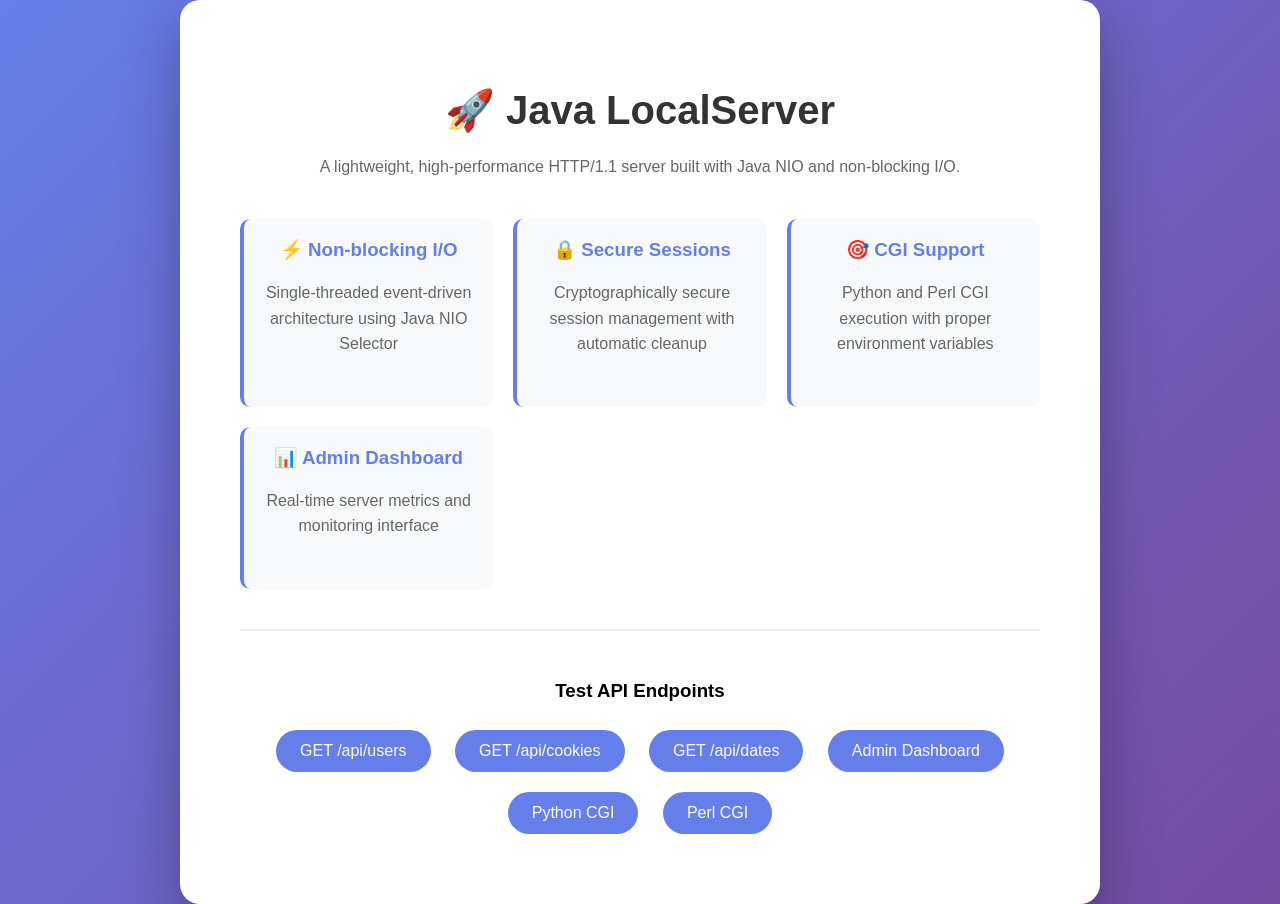
<file: static/index.html>
<!DOCTYPE html>
<html lang="en">
<head>
    <meta charset="UTF-8">
    <meta name="viewport" content="width=device-width, initial-scale=1.0">
    <title>Java LocalServer - Welcome</title>
    <style>
        body {
            font-family: 'Segoe UI', Tahoma, Geneva, Verdana, sans-serif;
            margin: 0;
            padding: 0;
            background: linear-gradient(135deg, #667eea 0%, #764ba2 100%);
            min-height: 100vh;
            display: flex;
            align-items: center;
            justify-content: center;
        }
        .container {
            background: white;
            border-radius: 20px;
            box-shadow: 0 20px 60px rgba(0, 0, 0, 0.3);
            padding: 60px;
            max-width: 800px;
            text-align: center;
        }
        h1 {
            color: #333;
            margin-bottom: 20px;
            font-size: 2.5em;
        }
        p {
            color: #666;
            line-height: 1.6;
            margin-bottom: 30px;
        }
        .features {
            display: grid;
            grid-template-columns: repeat(auto-fit, minmax(200px, 1fr));
            gap: 20px;
            margin-top: 40px;
        }
        .feature {
            background: #f8f9fa;
            padding: 20px;
            border-radius: 10px;
            border-left: 4px solid #667eea;
        }
        .feature h3 {
            color: #667eea;
            margin-top: 0;
        }
        .api-links {
            margin-top: 40px;
            padding-top: 30px;
            border-top: 2px solid #eee;
        }
        .api-links a {
            display: inline-block;
            margin: 10px;
            padding: 12px 24px;
            background: #667eea;
            color: white;
            text-decoration: none;
            border-radius: 25px;
            transition: all 0.3s ease;
        }
        .api-links a:hover {
            background: #764ba2;
            transform: translateY(-2px);
        }
    </style>
</head>
<body>
    <div class="container">
        <h1>🚀 Java LocalServer</h1>
        <p>A lightweight, high-performance HTTP/1.1 server built with Java NIO and non-blocking I/O.</p>
        
        <div class="features">
            <div class="feature">
                <h3>⚡ Non-blocking I/O</h3>
                <p>Single-threaded event-driven architecture using Java NIO Selector</p>
            </div>
            <div class="feature">
                <h3>🔒 Secure Sessions</h3>
                <p>Cryptographically secure session management with automatic cleanup</p>
            </div>
            <div class="feature">
                <h3>🎯 CGI Support</h3>
                <p>Python and Perl CGI execution with proper environment variables</p>
            </div>
            <div class="feature">
                <h3>📊 Admin Dashboard</h3>
                <p>Real-time server metrics and monitoring interface</p>
            </div>
        </div>

        <div class="api-links">
            <h3>Test API Endpoints</h3>
            <a href="/api/users">GET /api/users</a>
            <a href="/api/cookies">GET /api/cookies</a>
            <a href="/api/dates">GET /api/dates</a>
            <a href="/admin">Admin Dashboard</a>
            <a href="/cgi-bin/test.py">Python CGI</a>
            <a href="/cgi-bin/test.pl">Perl CGI</a>
        </div>
    </div>
</body>
</html>
</file>
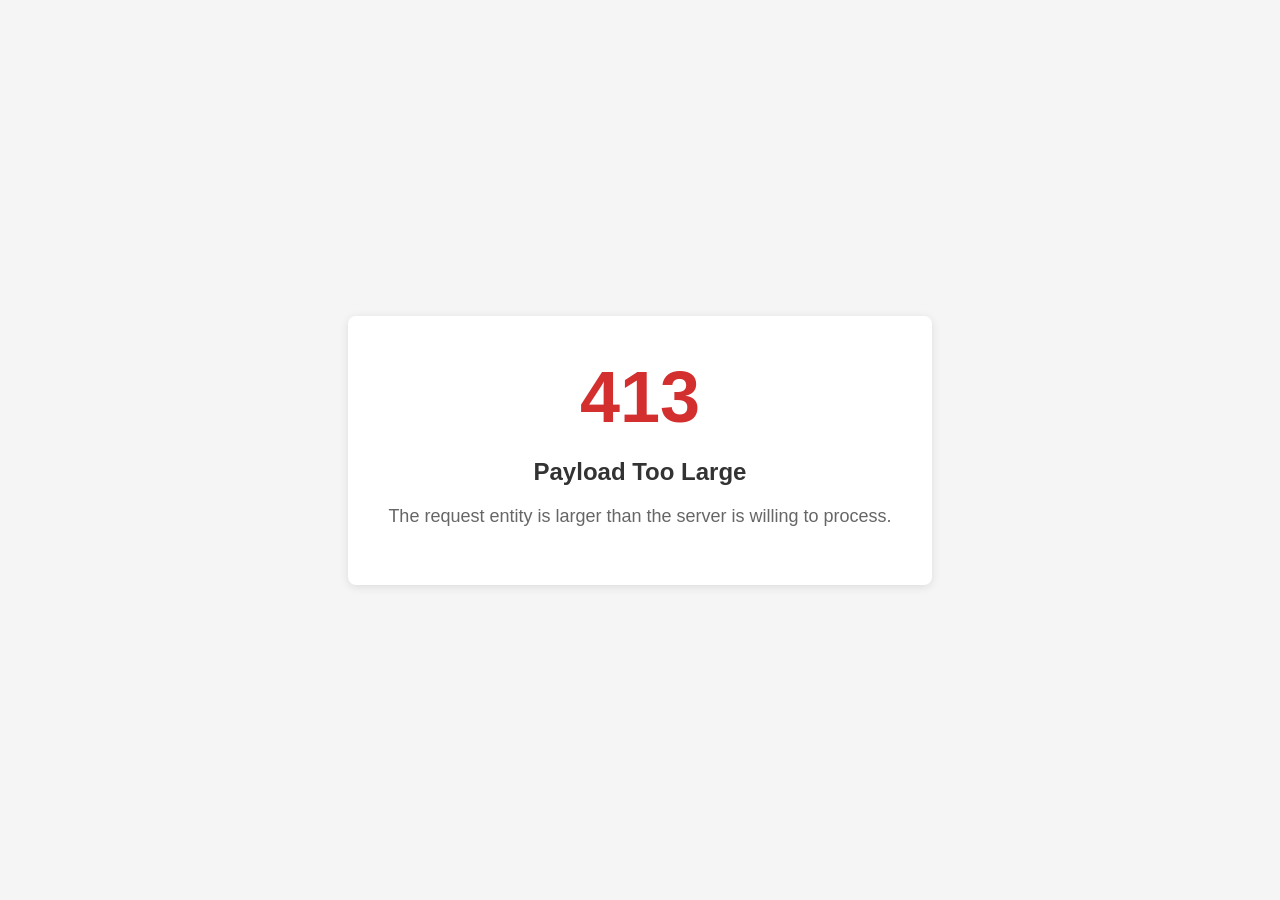
<file: error_pages/413.html>
<!DOCTYPE html>
<html lang="en">
<head>
    <meta charset="UTF-8">
    <meta name="viewport" content="width=device-width, initial-scale=1.0">
    <title>413 Payload Too Large</title>
    <style>
        body {
            font-family: Arial, sans-serif;
            display: flex;
            justify-content: center;
            align-items: center;
            height: 100vh;
            margin: 0;
            background-color: #f5f5f5;
        }
        .error-container {
            text-align: center;
            background-color: white;
            padding: 40px;
            border-radius: 8px;
            box-shadow: 0 2px 10px rgba(0,0,0,0.1);
        }
        h1 {
            color: #d32f2f;
            font-size: 72px;
            margin: 0 0 20px 0;
        }
        h2 {
            color: #333;
            margin: 0 0 20px 0;
        }
        p {
            color: #666;
            font-size: 18px;
        }
    </style>
</head>
<body>
    <div class="error-container">
        <h1>413</h1>
        <h2>Payload Too Large</h2>
        <p>The request entity is larger than the server is willing to process.</p>
    </div>
</body>
</html>
</file>
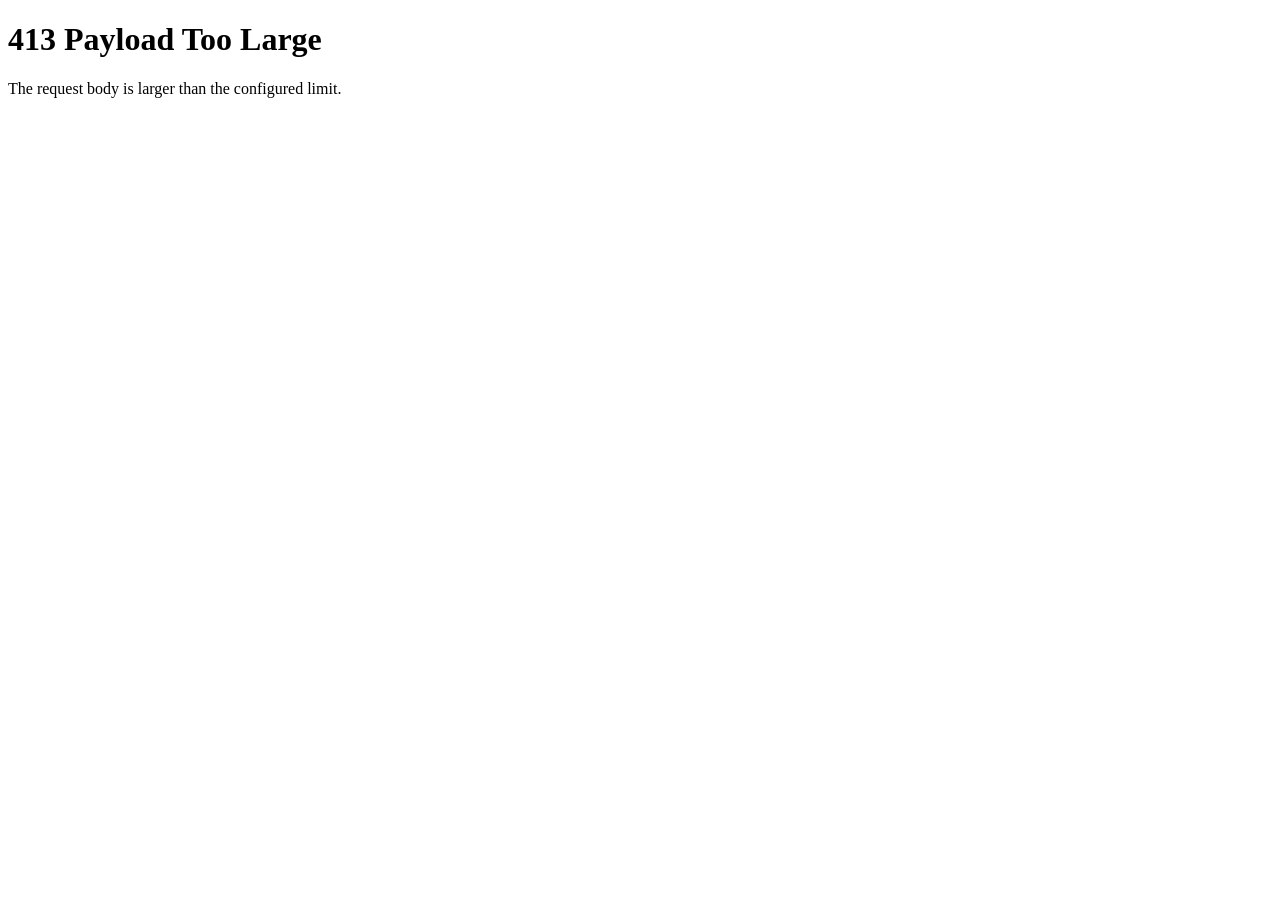
<file: resources/error_pages/413.html>
<!DOCTYPE html>
<html>
<head>
    <title>413 Payload Too Large</title>
</head>
<body>
    <h1>413 Payload Too Large</h1>
    <p>The request body is larger than the configured limit.</p>
</body>
</html>
</file>
